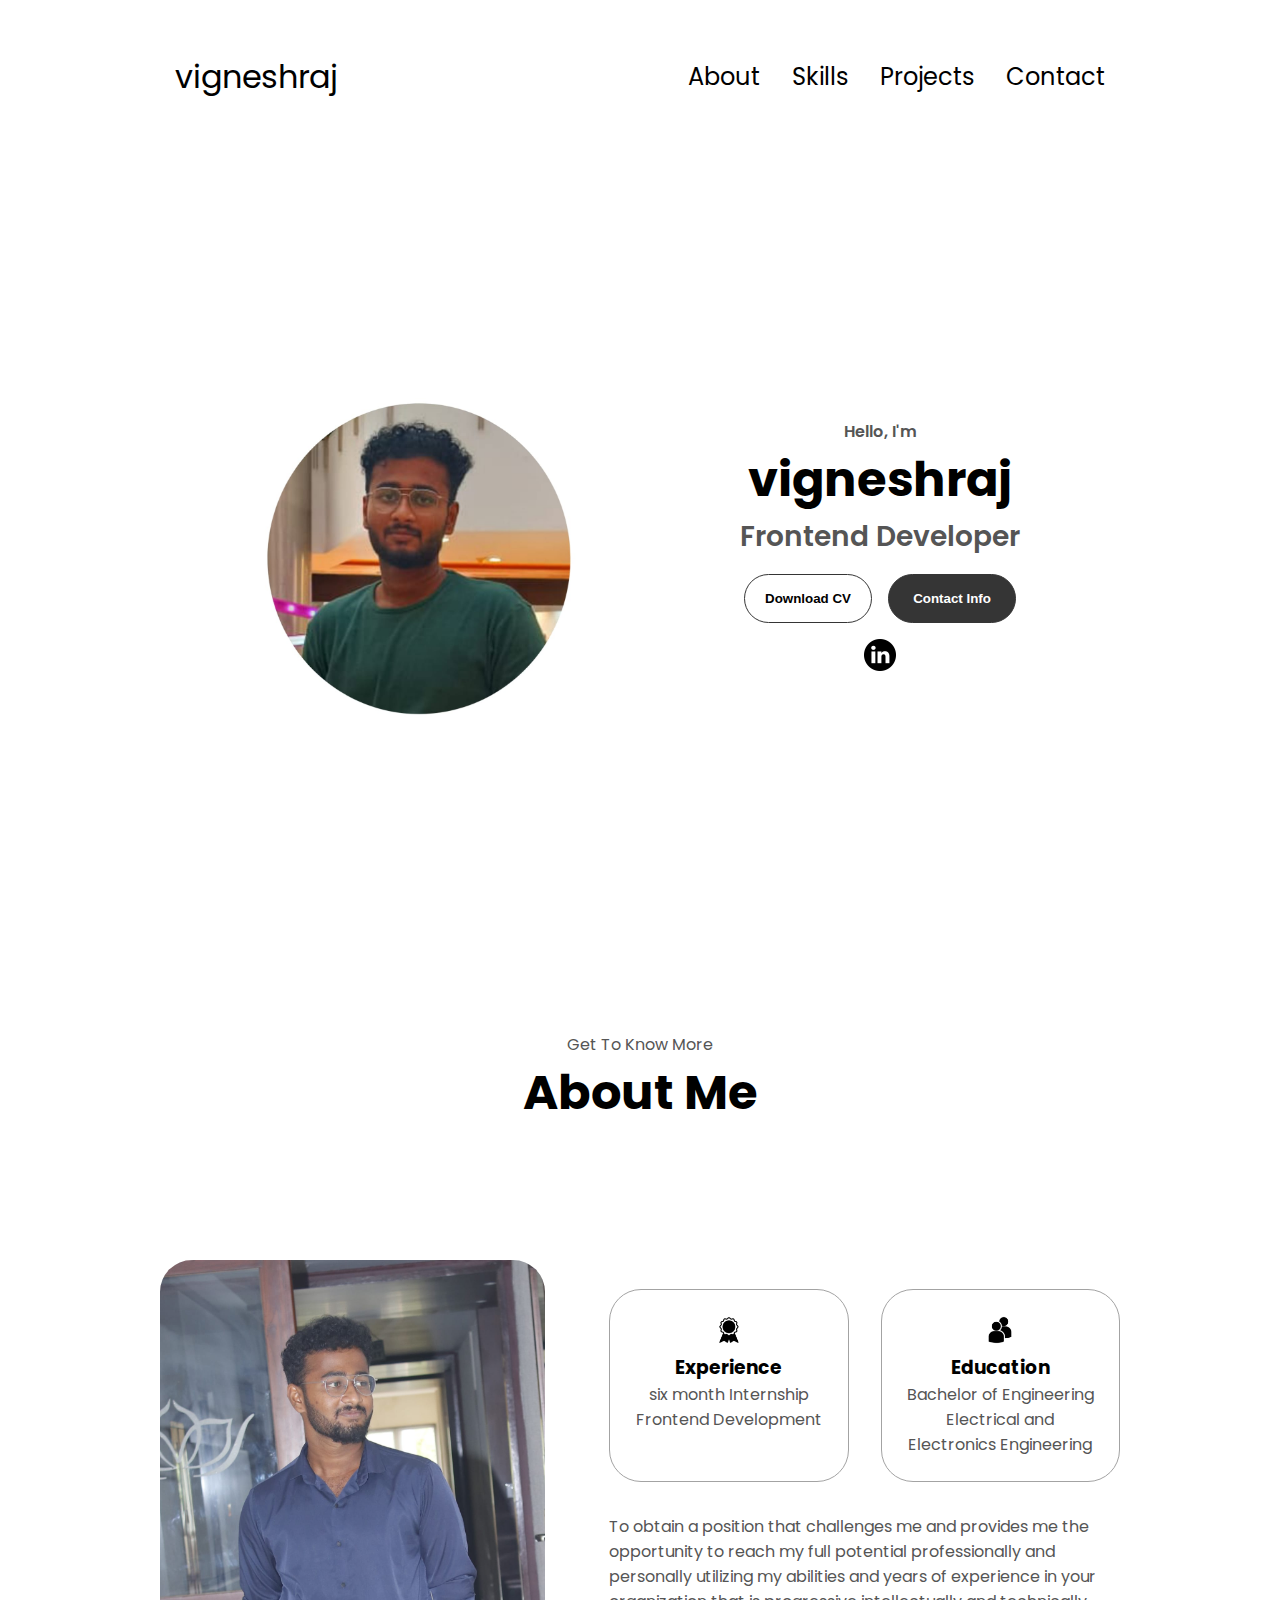
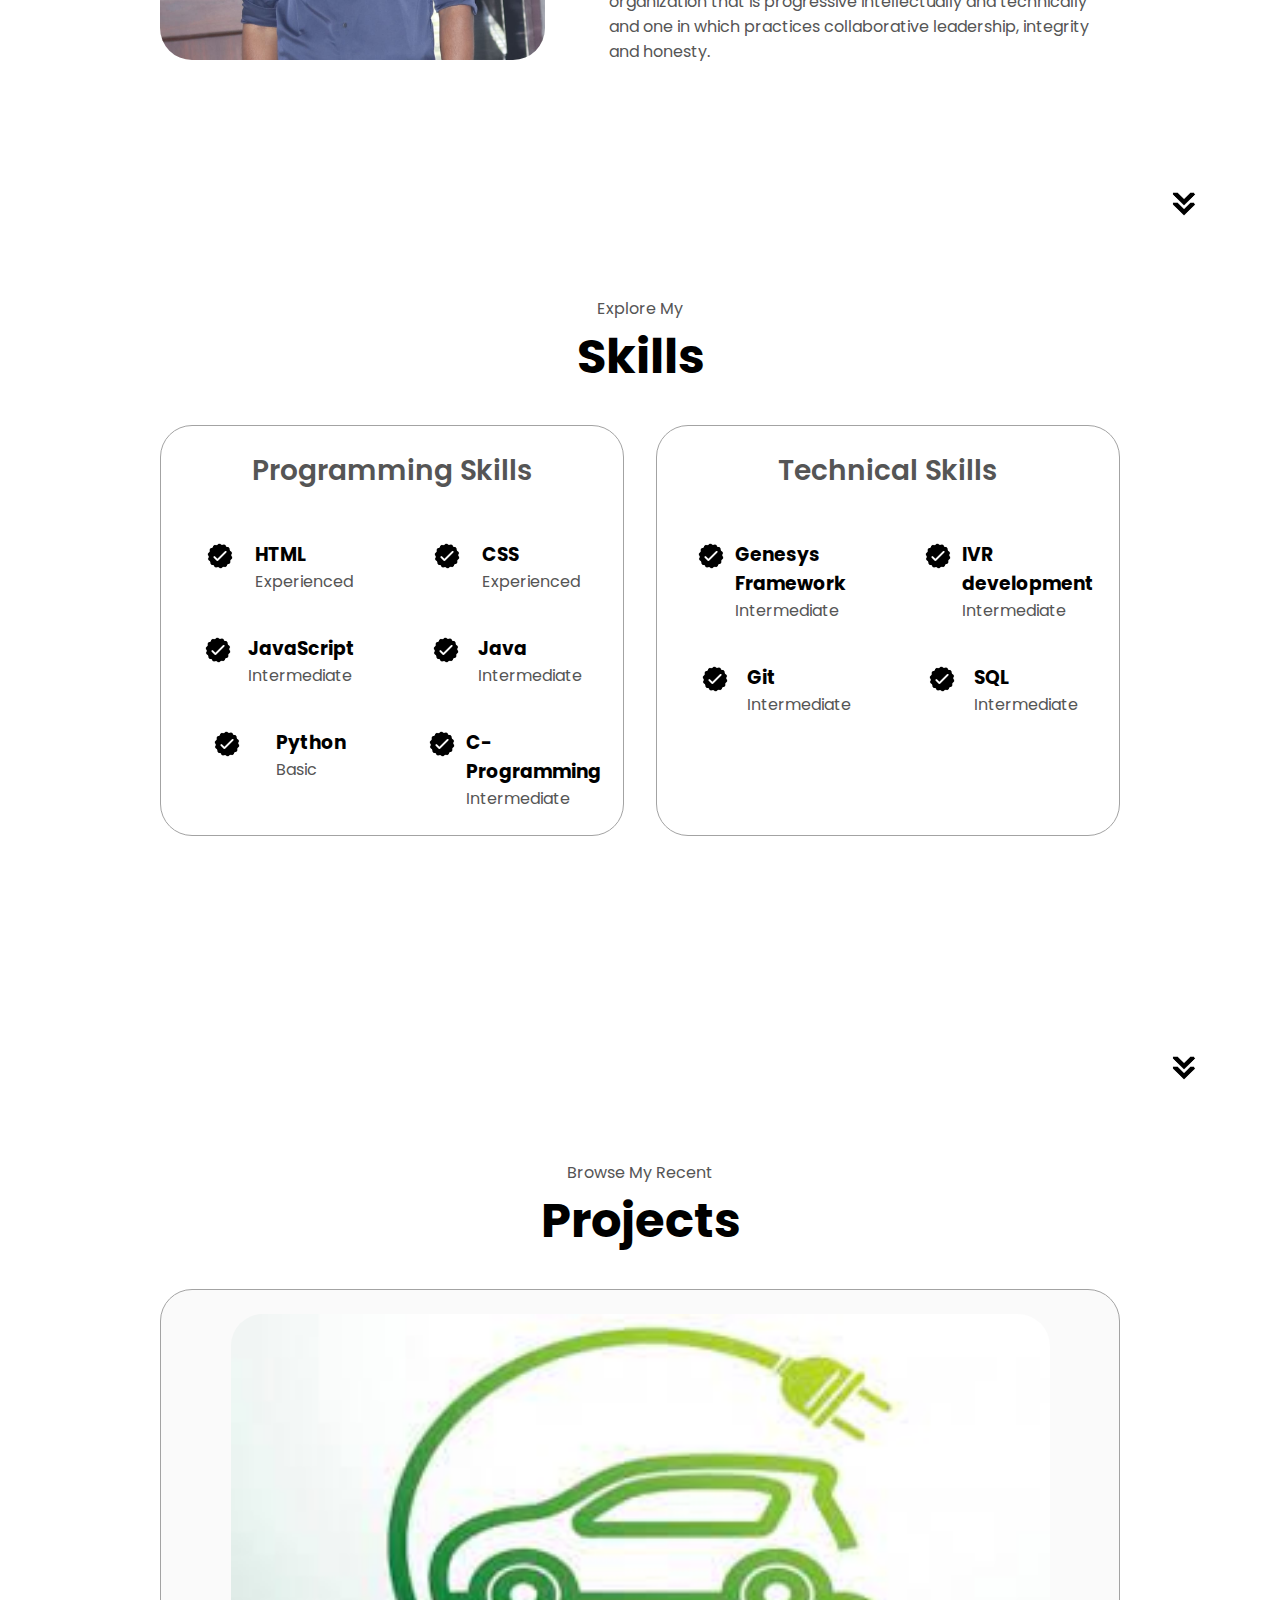
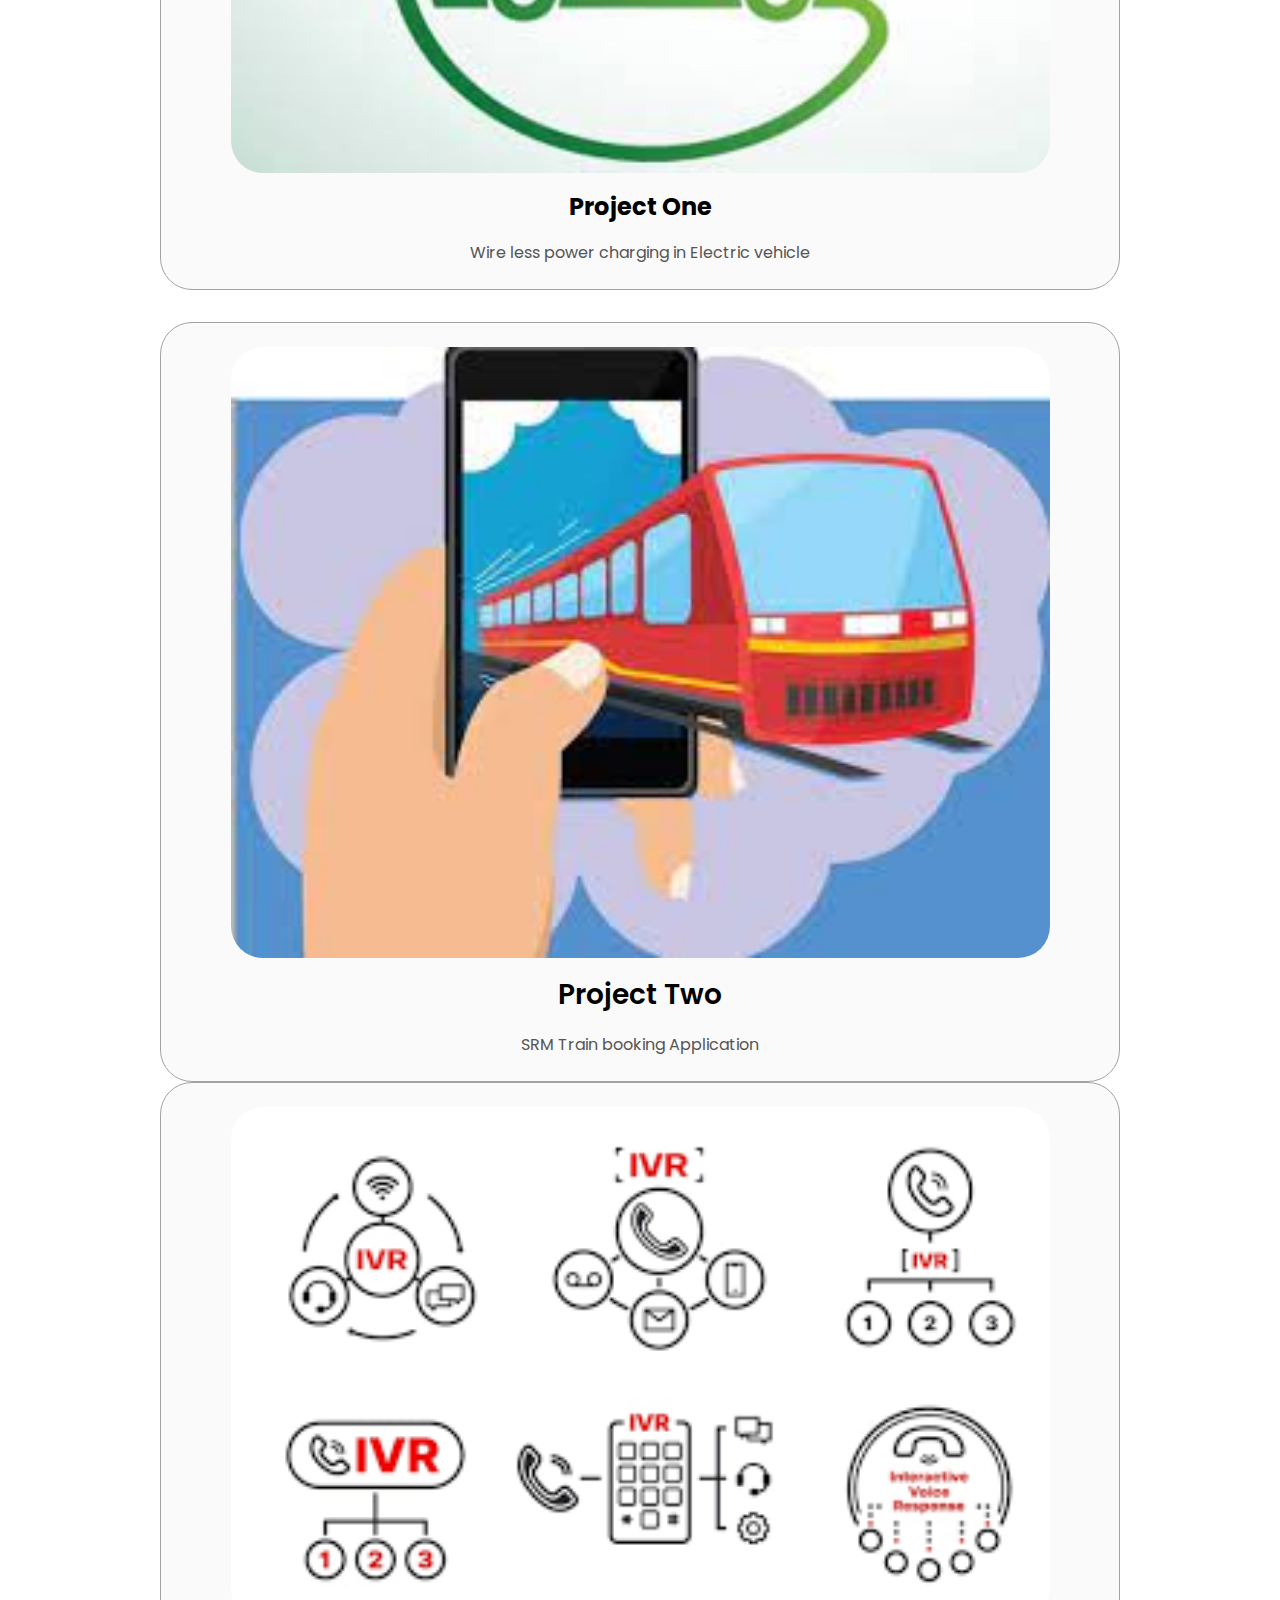
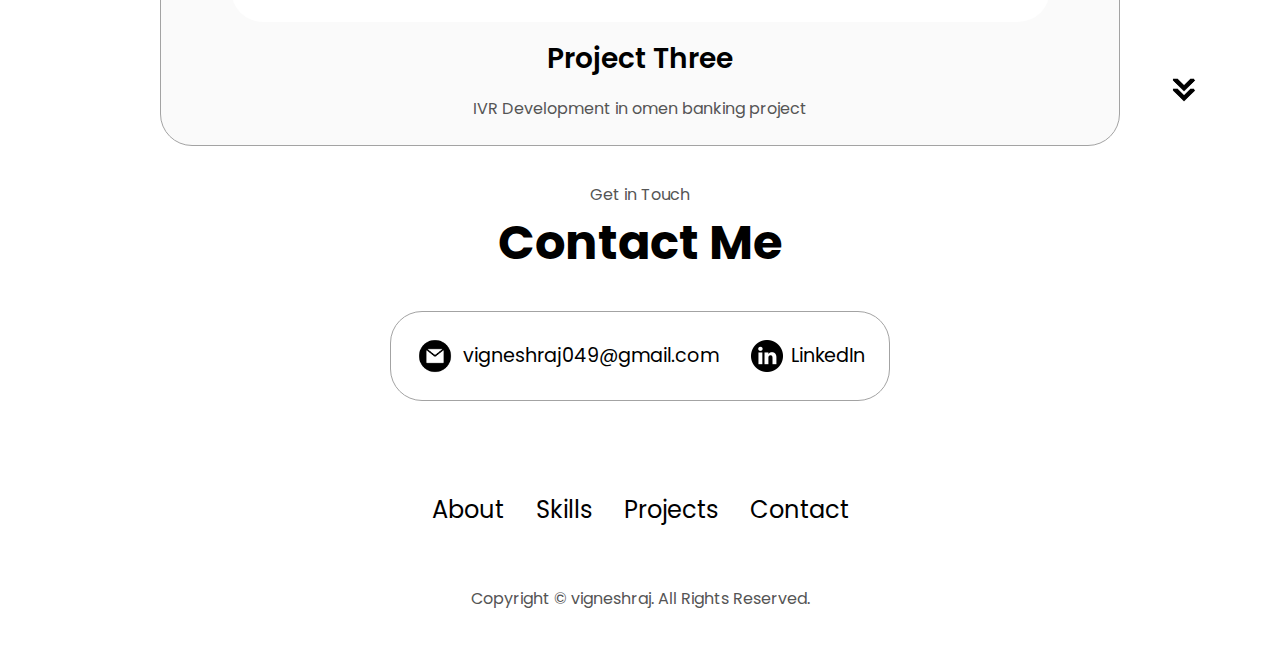
<file: index.html>
<!DOCTYPE html>
<html lang="en">
  <head>
    <meta charset="UTF-8" />
    <meta http-equiv="X-UA-Compatible" content="IE=edge" />
    <meta name="viewport" content="width=device-width, initial-scale=1.0" />
    <title>My Portfolio</title>
    <link rel="stylesheet" href="style.css" />
    <link rel="stylesheet" href="./mediaquery.css" />
  </head>
  <body>
    <nav id="desktop-nav">
      <div class="logo">vigneshraj</div>
      <div>
        <ul class="nav-links">
          <li><a href="#about">About</a></li>
          <li><a href="#skills">Skills</a></li>
          <li><a href="#projects">Projects</a></li>
          <li><a href="#contact">Contact</a></li>
        </ul>
      </div>
    </nav>
    <nav id="hamburger-nav">
      <div class="logo">vigneshraj</div>
      <div class="hamburger-menu">
        <div class="hamburger-icon" onclick="toggleMenu()">
          <span></span>
          <span></span>
          <span></span>
        </div>
        <div class="menu-links">
          <li><a href="#about" onclick="toggleMenu()">About</a></li>
          <li><a href="#skills" onclick="toggleMenu()">Skills</a></li>
          <li><a href="#projects" onclick="toggleMenu()">Projects</a></li>
          <li><a href="#contact" onclick="toggleMenu()">Contact</a></li>
        </div>
      </div>
    </nav>
    <section id="profile">
      <div class="section__pic-container">
        <img src="./vigneshbio2.jpg" alt="vigneshraj profile picture"  />
      </div>
      <div class="section__text">
        <p class="section_text_p1">Hello, I'm</p>
        <h1 class="title">vigneshraj</h1>
        <p class="section_text_p2">Frontend Developer</p>
        <div class="btn-container">
          <button
         
            class="btn btn-color-2"
            onclick="window.open(href='./vigneshrajcv.pdf')"
          >
            Download CV
          </button>
          <button class="btn btn-color-1" onclick="location.href='./#contact'">
            Contact Info
          </button>
        </div>
        <div id="socials-container">
          <img
            src="./linkedin.png"
            alt="My LinkedIn profile"
            class="icon"
            onclick="location.href='https://linkedin.com/'"
          />
          <!-- <img
            src="./assets/github.png"
            alt="My Github profile"
            class="icon"
            onclick="location.href='https://github.com/'"
          /> -->
        </div>
      </div>
    </section>
    <section id="about">
      <p class="section_text_p1">Get To Know More</p>
      <h1 class="title">About Me</h1>
      <div class="section-container">
        <div class="section__pic-container">
          <img
            src="./aboutpic.jpg"
            alt="Profile picture"
            class="about-pic"
          />
        </div>
        <div class="about-details-container">
          <div class="about-containers">
            <div class="details-container">
              <img
                src="./experience.png"
                alt="Experience icon"
                class="icon"
              />
              <h3>Experience</h3>
              <p>six month Internship <br />Frontend Development</p>
            </div>
            <div class="details-container">
              <img
                src="./education.png"
                alt="Education icon"
                class="icon"
              />
              <h3>Education</h3>
              <p>Bachelor of Engineering<br />Electrical and Electronics Engineering</p>
            </div>
          </div>
          <div class="text-container">
            <p>
              To obtain a position that challenges me and provides me the opportunity to reach my full potential
professionally and personally utilizing my abilities and years of experience in your organization that is
progressive intellectually and technically and one in which practices collaborative leadership, integrity and
honesty.
            </p>
          </div>
        </div>
      </div>
      <img
        src="./arrow.png"
        alt="Arrow icon"
        class="icon arrow"
        onclick="location.href='./#skills'"
      />
    </section>
    <section id="skills">
      <p class="section_text_p1">Explore My</p>
      <h1 class="title">Skills</h1>
      <div class="skills-details-container">
        <div class="about-containers">
          <div class="details-container">
            <h2 class="skills-sub-title">Programming Skills</h2>
            <div class="article-container">
              <article>
                <img
                  src="./checkmark.png"
                  alt="Experience icon"
                  class="icon"
                />
                <div>
                  <h3>HTML</h3>
                  <p>Experienced</p>
                </div>
              </article>
              <article>
                <img
                  src="./checkmark.png"
                  alt="Experience icon"
                  class="icon"
                />
                <div>
                  <h3>CSS</h3>
                  <p>Experienced</p>
                </div>
              </article>
              <article>
                <img
                  src="./checkmark.png"
                  alt="Experience icon"
                  class="icon"
                />
                <div>
                  <h3>JavaScript</h3>
                  <p>Intermediate</p>
                </div>
              </article>
              <article>
                <img
                  src="./checkmark.png"
                  alt="Experience icon"
                  class="icon"
                />
                <div>
                  <h3>Java</h3>
                  <p>Intermediate</p>
                </div>
              </article>
              <article>
                <img
                  src="./checkmark.png"
                  alt="Experience icon"
                  class="icon"
                />
                <div>
                  <h3>Python</h3>
                  <p>Basic</p>
                </div>
              </article>
              <article>
                <img
                  src="./checkmark.png"
                  alt="Experience icon"
                  class="icon"
                />
                <div>
                  <h3>C-Programming</h3>
                  <p>Intermediate</p>
                </div>
              </article>
            </div>
          </div>
          <div class="details-container">
            <h2 class="skills-sub-title">Technical Skills</h2>
            <div class="article-container">
              <article>
                <img
                  src="./checkmark.png"
                  alt="Experience icon"
                  class="icon"
                />
                <div>
                  <h3>Genesys Framework</h3>
                  <p>Intermediate</p>
                </div>
              </article>
              <article>
                <img
                  src="./checkmark.png"
                  alt="Experience icon"
                  class="icon"
                />
                <div>
                  <h3>IVR development</h3>
                  <p>Intermediate</p>
                </div>
              </article>
              <article>
                <img
                  src="./checkmark.png"
                  alt="Experience icon"
                  class="icon"
                />
                <div>
                  <h3>Git</h3>
                  <p>Intermediate</p>
                </div>
              </article>
              <article>
                <img
                  src="./checkmark.png"
                  alt="Experience icon"
                  class="icon"
                />
                <div>
                  <h3>SQL</h3>
                  <p>Intermediate</p>
                </div>
              </article>
            </div>
          </div>
        </div>
      </div>
      <img
        src="./arrow.png"
        alt="Arrow icon"
        class="icon arrow"
        onclick="location.href='./#projects'"
      />
    </section>
    <section id="projects">
      <p class="section_text_p1">Browse My Recent</p>
      <h1 class="title">Projects</h1>
      <div class="skills-details-container">
        <div class="about-containers">
          <div class="details-container color-container">
            <div class="article-container">
              <img
                src="./evehicle.jpg"
                alt="Project 1"
                class="project-img"
              />
            </div>
            <h2 class="Skills project-title">Project One</h2>
            <!-- <div class="btn-container">
              <button
                class="btn btn-color-2 project-btn"
                onclick="location.href='https://github.com/'"
              >
                Github
              </button>
              <button
                class="btn btn-color-2 project-btn"
                onclick="location.href='https://github.com/'"
              >
                Live Demo
              </button> -->
              <p> Wire less power charging in Electric vehicle</p>
            </div>
          </div>
          <div class="details-container color-container">
            <div class="article-container">
              <img
                src="./trainpic.jpg"
                alt="Project 2"
                class="project-img"
              />
            </div>
            <h2 class="skills-sub-title project-title">Project Two</h2>
            <!-- <div class="btn-container">
              <button
                class="btn btn-color-2 project-btn"
                onclick="location.href='https://github.com/'"
              >
                Github
              </button>
              <button
                class="btn btn-color-2 project-btn"
                onclick="location.href='https://github.com/'"
              >
                Live Demo
              </button> -->
                <p> SRM Train booking Application</p>
            </div>
          </div>
          <div class="details-container color-container">
            <div class="article-container">
              <img
                src="./ivr-pic.png"
                alt="Project 3"
                class="project-img"
              />
            </div>
            <h2 class="skills-sub-title project-title">Project Three</h2>
            <!-- <div class="btn-container">
              <button
                class="btn btn-color-2 project-btn"
                onclick="location.href='https://github.com/'"
              >
                Github
              </button>
              <button
                class="btn btn-color-2 project-btn"
                onclick="location.href='https://github.com/'"
              >
                Live Demo
              </button> -->
              <p>
                IVR Development in omen banking project
              </p>
            </div>
          </div>
        </div>
      </div>
      <img
        src="./arrow.png"
        alt="Arrow icon"
        class="icon arrow"
        onclick="location.href='./#contact'"
      />
    </section>
    <section id="contact">
      <p class="section_text_p1">Get in Touch</p>
      <h1 class="title">Contact Me</h1>
      <div class="contact-info-upper-container">
        <div class="contact-info-container">
          <img
            src="./email.png"
            alt="Email icon"
            class="icon contact-icon email-icon"
          />
          <p><a href="">vigneshraj049@gmail.com</a></p>
        </div>
        <div class="contact-info-container">
          <img
            src="./linkedin.png"
            alt="LinkedIn icon"
            class="icon contact-icon"
          />
          <p><a href="https://www.linkedin.com">LinkedIn</a></p>
        </div>
      </div>
    </section>
    <footer>
      <nav>
        <div class="nav-links-container">
          <ul class="nav-links">
            <li><a href="#about">About</a></li>
            <li><a href="#experience">Skills</a></li>
            <li><a href="#projects">Projects</a></li>
            <li><a href="#contact">Contact</a></li>
          </ul>
        </div>
      </nav>
      <p>Copyright &#169; vigneshraj. All Rights Reserved.</p>
    </footer>
    <script src="script.js"></script>
  </body>
</html>
</file>
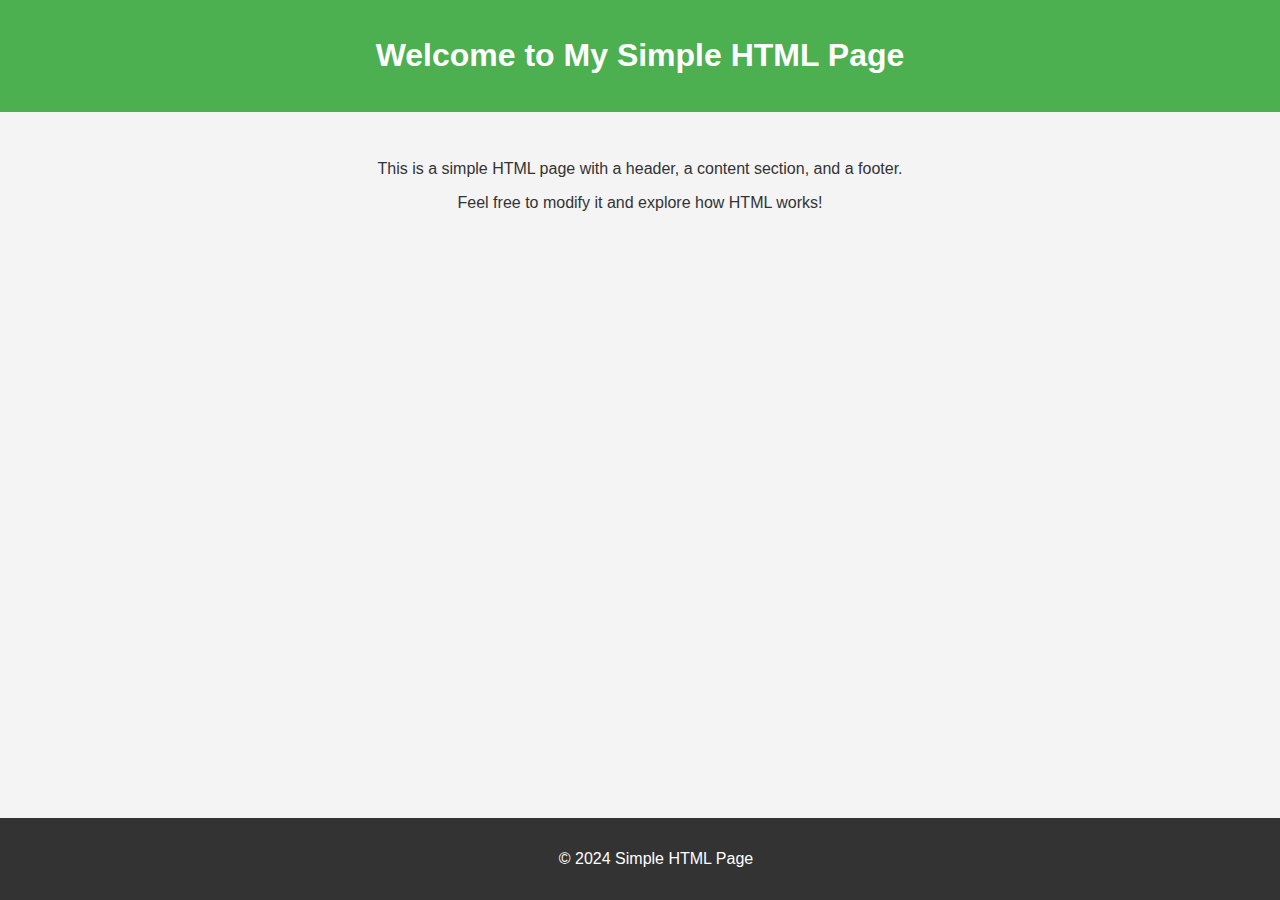
<file: QeW.html>
<!DOCTYPE html>
<html lang="en">
<head>
    <meta charset="UTF-8">
    <meta name="viewport" content="width=device-width, initial-scale=1.0">
    <title>Simple HTML Page</title>
    <style>
        body {
            font-family: Arial, sans-serif;
            margin: 0;
            padding: 0;
            background-color: #f4f4f4;
            color: #333;
        }
        header {
            background-color: #4CAF50;
            color: white;
            padding: 1rem;
            text-align: center;
        }
        main {
            padding: 2rem;
            text-align: center;
        }
        footer {
            background-color: #333;
            color: white;
            text-align: center;
            padding: 1rem;
            position: fixed;
            width: 100%;
            bottom: 0;
        }
    </style>
</head>
<body>
    <header>
        <h1>Welcome to My Simple HTML Page</h1>
    </header>

    <main>
        <p>This is a simple HTML page with a header, a content section, and a footer.</p>
        <p>Feel free to modify it and explore how HTML works!</p>
    </main>

    <footer>
        <p>&copy; 2024 Simple HTML Page</p>
    </footer>
</body>
</html>
</file>
<file: style.css>
/* GENERAL */

@import url("https://fonts.googleapis.com/css2?family=Poppins:wght@300;400;500;600&display=swap");

* {
  margin: 0;
  padding: 0;
}

body {
  font-family: "Poppins", sans-serif;
}

html {
  scroll-behavior: smooth;
}

p {
  color: rgb(85, 85, 85);
}

/* TRANSITION */

a,
.btn {
  transition: all 300ms ease;
}

/* DESKTOP NAV */

nav,
.nav-links {
  display: flex;
}

nav {
  justify-content: space-around;
  align-items: center;
  height: 17vh;
}

.nav-links {
  gap: 2rem;
  list-style: none;
  font-size: 1.5rem;
}

a {
  color: black;
  text-decoration: none;
  text-decoration-color: white;
}

a:hover {
  color: grey;
  text-decoration: underline;
  text-underline-offset: 1rem;
  text-decoration-color: rgb(181, 181, 181);
}

.logo {
  font-size: 2rem;
}

.logo:hover {
  cursor: default;
}

/* HAMBURGER MENU */

#hamburger-nav {
  display: none;
}

.hamburger-menu {
  position: relative;
  display: inline-block;
}

.hamburger-icon {
  display: flex;
  flex-direction: column;
  justify-content: space-between;
  height: 24px;
  width: 30px;
  cursor: pointer;
}

.hamburger-icon span {
  width: 100%;
  height: 2px;
  background-color: black;
  transition: all 0.3 ease-in-out;
}

.menu-links {
  position: absolute;
  top: 100%;
  right: 0;
  background-color: white;
  width: fit-content;
  max-height: 0;
  overflow: hidden;
  transition: all 0.3 ease-in-out;
}

.menu-links a {
  display: block;
  padding: 10px;
  text-align: center;
  font-size: 1.5rem;
  color: black;
  text-decoration: none;
  transition: all 0.3 ease-in-out;
}

.menu-links li {
  list-style: none;
}

.menu-links.open {
  max-height: 300px;
}

.hamburger-icon.open span:first-child {
  transform: rotate(45deg) translate(10px, 5px);
}

.hamburger-icon.open span:nth-child(2) {
  opacity: 0;
}

.hamburger-icon.open span:last-child {
  transform: rotate(-45deg) translate(10px, -5px);
}

.hamburger-icon span:first-child {
  transform: none;
}

.hamburger-icon span:first-child {
  opacity: 1;
}

.hamburger-icon span:first-child {
  transform: none;
}

/* SECTIONS */

section {
  padding-top: 4vh;
  height: 96vh;
  margin: 0 10rem;
  box-sizing: border-box;
  min-height: fit-content;
}

.section-container {
  display: flex;
}

/* PROFILE SECTION */

#profile {
  display: flex;
  justify-content: center;
  gap: 5rem;
  height: 80vh;
}

.section__pic-container {
  display: flex;
  height: 400px;
  width: 400px;
  margin: auto 0;
}

.section__text {
  align-self: center;
  text-align: center;
}

.section__text p {
  font-weight: 600;
}

.section_text_p1 {
  text-align: center;
}

.section_text_p2 {
  font-size: 1.75rem;
  margin-bottom: 1rem;
}

.title {
  font-size: 3rem;
  text-align: center;
}

#socials-container {
  display: flex;
  justify-content: center;
  margin-top: 1rem;
  gap: 1rem;
}

/* ICONS */

.icon {
  cursor: pointer;
  height: 2rem;
}

/* BUTTONS */

.btn-container {
  display: flex;
  justify-content: center;
  gap: 1rem;
}

.btn {
  font-weight: 600;
  transition: all 300ms ease;
  padding: 1rem;
  width: 8rem;
  border-radius: 2rem;
}

.btn-color-1,
.btn-color-2 {
  border: rgb(53, 53, 53) 0.1rem solid;
}

.btn-color-1:hover,
.btn-color-2:hover {
  cursor: pointer;
}

.btn-color-1,
.btn-color-2:hover {
  background: rgb(53, 53, 53);
  color: white;
}

.btn-color-1:hover {
  background: rgb(0, 0, 0);
}

.btn-color-2 {
  background: none;
}

.btn-color-2:hover {
  border: rgb(255, 255, 255) 0.1rem solid;
}

.btn-container {
  gap: 1rem;
}

/* ABOUT SECTION */

#about {
  position: relative;
}

.about-containers {
  gap: 2rem;
  margin-bottom: 2rem;
  margin-top: 2rem;
}

.about-details-container {
  justify-content: center;
  flex-direction: column;
}

.about-containers,
.about-details-container {
  display: flex;
}

.about-pic {
  border-radius: 2rem;
}

.arrow {
  position: absolute;
  right: -5rem;
  bottom: 2.5rem;
}

.details-container {
  padding: 1.5rem;
  flex: 1;
  background: white;
  border-radius: 2rem;
  border: rgb(53, 53, 53) 0.1rem solid;
  border-color: rgb(163, 163, 163);
  text-align: center;
}

.section-container {
  gap: 4rem;
  height: 80%;
}

.section__pic-container {
  height: 400px;
  width: 400px;
  /* margin: auto 0; */
  border-radius: 50%;
}

/* EXPERIENCE SECTION */

#skills {
  position: relative;
}

.skills-sub-title {
  color: rgb(85, 85, 85);
  font-weight: 600;
  font-size: 1.75rem;
  margin-bottom: 3rem;
}

.skills-details-container {
  display: flex;
  justify-content: center;
  flex-direction: column;
}

.article-container {
  display: flex;
  text-align: initial;
  flex-wrap: wrap;
  flex-direction: row;
  gap: 2.5rem;
  justify-content: space-around;
}

article {
  display: flex;
  width: 10rem;
  justify-content: space-around;
  gap: 0.5rem;
}

article .icon {
  cursor: default;
}

/* PROJECTS SECTION */

#projects {
  position: relative;
}

.color-container {
  border-color: rgb(163, 163, 163);
  background: rgb(250, 250, 250);
}

.project-img {
  border-radius: 2rem;
  width: 90%;
  height: 90%;
}

.project-title {
  margin: 1rem;
  color: black;
}

.project-btn {
  color: black;
  border-color: rgb(163, 163, 163);
}

/* CONTACT */

#contact {
  display: flex;
  justify-content: center;
  flex-direction: column;
  height: 70vh;
}

.contact-info-upper-container {
  display: flex;
  justify-content: center;
  border-radius: 2rem;
  border: rgb(53, 53, 53) 0.1rem solid;
  border-color: rgb(163, 163, 163);
  background: (250, 250, 250);
  margin: 2rem auto;
  padding: 0.5rem;
}

.contact-info-container {
  display: flex;
  align-items: center;
  justify-content: center;
  gap: 0.5rem;
  margin: 1rem;
}

.contact-info-container p {
  font-size: larger;
}

.contact-icon {
  cursor: default;
}

.email-icon {
  height: 2.5rem;
}

/* FOOTER SECTION */

footer {
  height: 26vh;
  margin: 0 1rem;
}

footer p {
  text-align: center;
}
</file>
<file: mediaquery.css>
@media screen and (max-width: 1400px) {
    #profile {
      height: 83vh;
      margin-bottom: 6rem;
    }
    .about-containers {
      flex-wrap: wrap;
    }
    #contact,
    #projects {
      height: fit-content;
    }
  }
  
  @media screen and (max-width: 1200px) {
    #desktop-nav {
      display: none;
    }
    #hamburger-nav {
      display: flex;
    }
    #skills,
    .skills-details-container {
      margin-top: 2rem;
    }
    #profile,
    .section-container {
      display: block;
    }
    .arrow {
      display: none;
    }
    section,
    .section-container {
      height: fit-content;
    }
    section {
      margin: 0 5%;
    }
    .section__pic-container {
      width: 275px;
      height: 275px;
      margin: 0 auto 2rem;
    }
    .about-containers {
      margin-top: 0;
    }
  }
  
  @media screen and (max-width: 600px) {
    #contact,
    footer {
      height: 40vh;
    }
    #profile {
      height: 83vh;
      margin-bottom: 0;
    }
    article {
      font-size: 1rem;
    }
    footer nav {
      height: fit-content;
      margin-bottom: 2rem;
    }
    .about-containers,
    .contact-info-upper-container,
    .btn-container {
      flex-wrap: wrap;
    }
    .contact-info-container {
      margin: 0;
    }
    .contact-info-container p,
    .nav-links li a {
      font-size: 1rem;
    }
    .experience-sub-title {
      font-size: 1.25rem;
    }
    .logo {
      font-size: 1.5rem;
    }
    .nav-links {
      flex-direction: column;
      gap: 0.5rem;
      text-align: center;
    }
    .section__pic-container {
      width: auto;
      height: 46vw;
      justify-content: center;
    }
    .section_text_p2 {
      font-size: 1.25rem;
    }
    .title {
      font-size: 2rem;
    }
    .text-container {
      text-align: justify;
    }
  }
</file>
